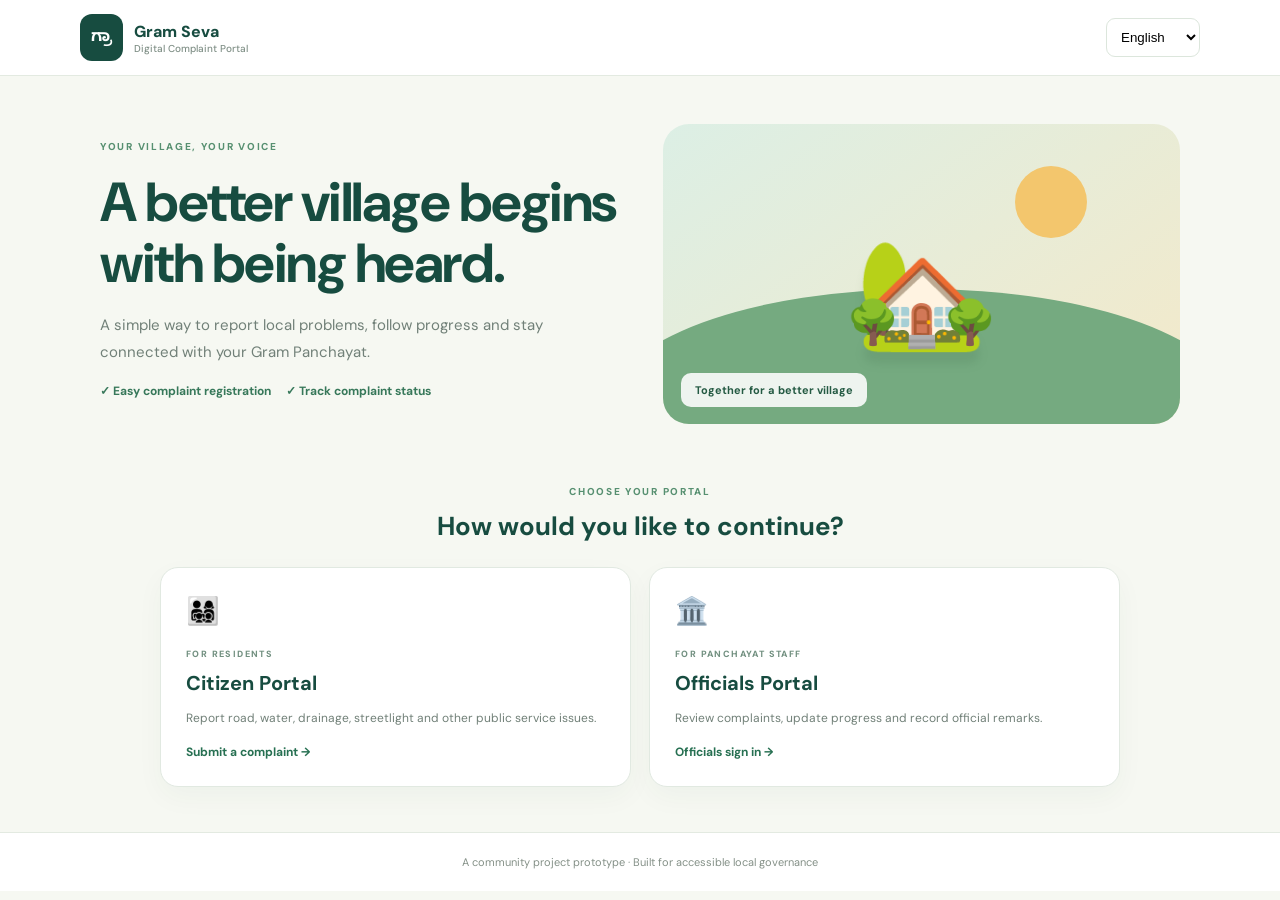
<file: index.html>
<!doctype html>
<html lang="en">

<head>
    <meta charset="utf-8">
    <meta name="viewport" content="width=device-width,initial-scale=1">
    <title>Gram Seva</title>
    <link rel="stylesheet" href="style.css">
</head>

<body>
    <header><a class="brand" href="index.html"><b>ಗ್ರಾ</b><span>Gram Seva<small data-en="Digital Complaint Portal"
                    data-kn="ಡಿಜಿಟಲ್ ದೂರು ಪೋರ್ಟಲ್">Digital Complaint Portal</small></span></a><select class="language">
            <option value="en">English</option>
            <option value="kn">ಕನ್ನಡ</option>
        </select></header>
    <main>
        <section class="hero">
            <div><small data-en="YOUR VILLAGE, YOUR VOICE" data-kn="ನಿಮ್ಮ ಗ್ರಾಮ, ನಿಮ್ಮ ಧ್ವನಿ">YOUR VILLAGE, YOUR
                    VOICE</small>
                <h1 data-en="A better village begins with being heard."
                    data-kn="ನಿಮ್ಮ ಮಾತು ಕೇಳಿದಾಗ ಉತ್ತಮ ಗ್ರಾಮ ಆರಂಭವಾಗುತ್ತದೆ.">A better village begins with being heard.
                </h1>
                <p data-en="A simple way to report local problems, follow progress and stay connected with your Gram Panchayat."
                    data-kn="ಸ್ಥಳೀಯ ಸಮಸ್ಯೆಗಳನ್ನು ತಿಳಿಸಲು, ಪ್ರಗತಿಯನ್ನು ಪರಿಶೀಲಿಸಲು ಮತ್ತು ಗ್ರಾಮ ಪಂಚಾಯಿತಿಯೊಂದಿಗೆ ಸಂಪರ್ಕದಲ್ಲಿರಲು ಸರಳ ವೇದಿಕೆ.">
                    A simple way to report local problems, follow progress and stay connected with your Gram Panchayat.
                </p>
                <p class="checks">✓ <span data-en="Easy complaint registration" data-kn="ಸುಲಭ ದೂರು ನೋಂದಣಿ">Easy
                        complaint registration</span>　 ✓ <span data-en="Track complaint status"
                        data-kn="ದೂರಿನ ಸ್ಥಿತಿ ಪರಿಶೀಲನೆ">Track complaint status</span></p>
            </div>
            <div class="illustration">
                <div class="sun"></div>
                <div class="hill"></div>
                <div class="house">🏡</div>
                <div class="trees">🌳　🌳</div>
                <div class="caption" data-en="Together for a better village" data-kn="ಉತ್ತಮ ಗ್ರಾಮಕ್ಕಾಗಿ ಒಟ್ಟಾಗಿ">
                    Together for a better village</div>
            </div>
        </section>
        <section class="choose"><small data-en="CHOOSE YOUR PORTAL" data-kn="ನಿಮ್ಮ ಪೋರ್ಟಲ್ ಆಯ್ಕೆಮಾಡಿ">CHOOSE YOUR
                PORTAL</small>
            <h2 data-en="How would you like to continue?" data-kn="ನೀವು ಹೇಗೆ ಮುಂದುವರಿಯಲು ಬಯಸುತ್ತೀರಿ?">How would you like
                to continue?</h2>
            <div class="cards"><a href="guidelines.html"><i>👨‍👩‍👧‍👦</i><small data-en="FOR RESIDENTS"
                        data-kn="ನಾಗರಿಕರಿಗಾಗಿ">FOR RESIDENTS</small>
                    <h3 data-en="Citizen Portal" data-kn="ನಾಗರಿಕರ ಪೋರ್ಟಲ್">Citizen Portal</h3>
                    <p data-en="Report road, water, drainage, streetlight and other public service issues."
                        data-kn="ರಸ್ತೆ, ನೀರು, ಚರಂಡಿ, ಬೀದಿ ದೀಪ ಮತ್ತು ಇತರ ಸಾರ್ವಜನಿಕ ಸೇವೆಗಳ ಸಮಸ್ಯೆಗಳನ್ನು ವರದಿ ಮಾಡಿ.">Report
                        road, water, drainage, streetlight and other public service issues.</p><b
                        data-en="Submit a complaint →" data-kn="ದೂರು ಸಲ್ಲಿಸಿ →">Submit a complaint →</b>
                </a><a href="officials-login.html"><i>🏛️</i><small data-en="FOR PANCHAYAT STAFF"
                        data-kn="ಪಂಚಾಯತ್ ಸಿಬ್ಬಂದಿಗಾಗಿ">FOR PANCHAYAT STAFF</small>
                    <h3 data-en="Officials Portal" data-kn="ಅಧಿಕಾರಿಗಳ ಪೋರ್ಟಲ್">Officials Portal</h3>
                    <p data-en="Review complaints, update progress and record official remarks."
                        data-kn="ದೂರುಗಳನ್ನು ಪರಿಶೀಲಿಸಿ, ಪ್ರಗತಿಯನ್ನು ನವೀಕರಿಸಿ ಮತ್ತು ಟಿಪ್ಪಣಿಗಳನ್ನು ದಾಖಲಿಸಿ.">Review
                        complaints, update progress and record official remarks.</p><b data-en="Officials sign in →"
                        data-kn="ಅಧಿಕಾರಿಗಳ ಲಾಗಿನ್ →">Officials sign in →</b>
                </a></div>
        </section>
    </main>
    <footer data-en="A community project prototype · Built for accessible local governance"
        data-kn="ಸಮುದಾಯ ಯೋಜನೆಯ ಮಾದರಿ · ಸುಲಭ ಸ್ಥಳೀಯ ಆಡಳಿತಕ್ಕಾಗಿ">A community project prototype · Built for accessible
        local governance</footer>
    <script src="script.js"></script>
</body>

</html>
</file>
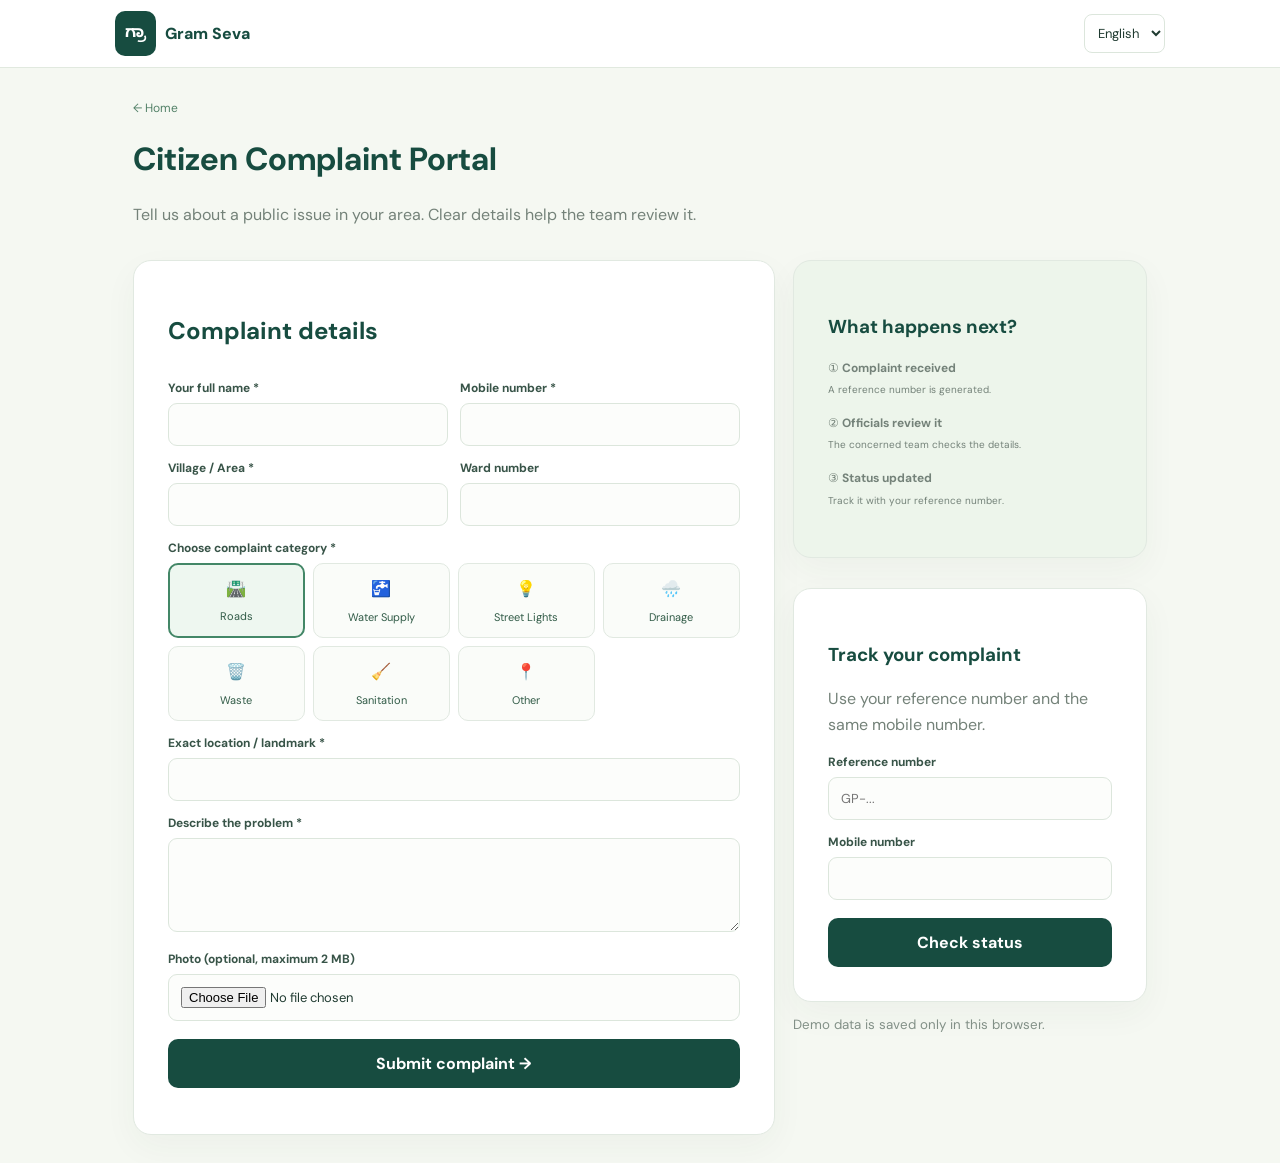
<file: citizen-portal.html>
<!doctype html>
<html lang="en">

<head>
    <meta charset="utf-8">
    <meta name="viewport" content="width=device-width,initial-scale=1">
    <title>Citizen Portal</title>
    <link rel="stylesheet" href="citizen-portal.css">
</head>

<body>
    <header class="bar"><a class="brand" href="index.html"><b>ಗ್ರಾ</b> Gram Seva</a><select class="language">
            <option value="en">English</option>
            <option value="kn">ಕನ್ನಡ</option>
        </select></header>
    <main class="wrap"><a class="back" href="index.html" data-en="← Home" data-kn="← ಮುಖಪುಟ">← Home</a>
        <h1 data-en="Citizen Complaint Portal" data-kn="ನಾಗರಿಕರ ದೂರು ಪೋರ್ಟಲ್">Citizen Complaint Portal</h1>
        <p data-en="Tell us about a public issue in your area. Clear details help the team review it."
            data-kn="ನಿಮ್ಮ ಪ್ರದೇಶದ ಸಾರ್ವಜನಿಕ ಸಮಸ್ಯೆಯ ಬಗ್ಗೆ ತಿಳಿಸಿ. ಸ್ಪಷ್ಟ ವಿವರಗಳು ಪರಿಶೀಲನೆಗೆ ಸಹಾಯ ಮಾಡುತ್ತವೆ.">Tell us
            about a public issue in your area. Clear details help the team review it.</p>
        <div class="columns">
            <section class="panel">
                <h2 data-en="Complaint details" data-kn="ದೂರಿನ ವಿವರಗಳು">Complaint details</h2>
                <form id="complaintForm">
                    <div class="two">
                        <div><label data-en="Your full name *" data-kn="ನಿಮ್ಮ ಪೂರ್ಣ ಹೆಸರು *">Your full name
                                *</label><input id="name" required maxlength="100"></div>
                        <div><label data-en="Mobile number *" data-kn="ಮೊಬೈಲ್ ಸಂಖ್ಯೆ *">Mobile number *</label><input
                                id="phone" required pattern="[6-9][0-9]{9}" maxlength="10" inputmode="numeric"></div>
                    </div>
                    <div class="two">
                        <div><label data-en="Village / Area *" data-kn="ಗ್ರಾಮ / ಪ್ರದೇಶ *">Village / Area *</label><input
                                id="village" required></div>
                        <div><label data-en="Ward number" data-kn="ವಾರ್ಡ್ ಸಂಖ್ಯೆ">Ward number</label><input id="ward">
                        </div>
                    </div><label data-en="Choose complaint category *" data-kn="ದೂರಿನ ವರ್ಗ ಆಯ್ಕೆಮಾಡಿ *">Choose complaint
                        category *</label>
                    <div class="categories"><button type="button" class="cat active" data-cat="Roads">🛣️<span
                                data-en="Roads" data-kn="ರಸ್ತೆಗಳು">Roads</span></button><button type="button"
                            class="cat" data-cat="Water Supply">🚰<span data-en="Water Supply"
                                data-kn="ನೀರಿನ ಸರಬರಾಜು">Water Supply</span></button><button type="button" class="cat"
                            data-cat="Street Lights">💡<span data-en="Street Lights" data-kn="ಬೀದಿ ದೀಪಗಳು">Street
                                Lights</span></button><button type="button" class="cat" data-cat="Drainage">🌧️<span
                                data-en="Drainage" data-kn="ಚರಂಡಿ">Drainage</span></button><button type="button"
                            class="cat" data-cat="Waste Management">🗑️<span data-en="Waste"
                                data-kn="ತ್ಯಾಜ್ಯ">Waste</span></button><button type="button" class="cat"
                            data-cat="Sanitation">🧹<span data-en="Sanitation"
                                data-kn="ಸ್ವಚ್ಛತೆ">Sanitation</span></button><button type="button" class="cat"
                            data-cat="Other">📍<span data-en="Other" data-kn="ಇತರೆ">Other</span></button></div><label
                        data-en="Exact location / landmark *" data-kn="ನಿಖರ ಸ್ಥಳ / ಗುರುತು *">Exact location / landmark
                        *</label><input id="location" required><label data-en="Describe the problem *"
                        data-kn="ಸಮಸ್ಯೆಯನ್ನು ವಿವರಿಸಿ *">Describe the problem *</label><textarea id="description"
                        required rows="4" maxlength="2000"></textarea><label data-en="Photo (optional, maximum 2 MB)"
                        data-kn="ಫೋಟೋ (ಐಚ್ಛಿಕ, ಗರಿಷ್ಠ 2 MB)">Photo (optional, maximum 2 MB)</label><input id="photo"
                        type="file" accept="image/*"><button class="primary" type="submit" data-en="Submit complaint →"
                        data-kn="ದೂರು ಸಲ್ಲಿಸಿ →">Submit complaint →</button>
                    <p id="formMsg" class="msg"></p>
                </form>
            </section>
            <aside>
                <section class="panel pale">
                    <h3 data-en="What happens next?" data-kn="ಮುಂದೆ ಏನಾಗುತ್ತದೆ?">What happens next?</h3>
                    <p>① <b data-en="Complaint received" data-kn="ದೂರು ಸ್ವೀಕರಿಸಲಾಗುತ್ತದೆ">Complaint
                            received</b><br><small data-en="A reference number is generated."
                            data-kn="ಉಲ್ಲೇಖ ಸಂಖ್ಯೆ ರಚಿಸಲಾಗುತ್ತದೆ.">A reference number is generated.</small></p>
                    <p>② <b data-en="Officials review it" data-kn="ಅಧಿಕಾರಿಗಳು ಪರಿಶೀಲಿಸುತ್ತಾರೆ">Officials review
                            it</b><br><small data-en="The concerned team checks the details."
                            data-kn="ಸಂಬಂಧಪಟ್ಟ ತಂಡ ವಿವರಗಳನ್ನು ಪರಿಶೀಲಿಸುತ್ತದೆ.">The concerned team checks the
                            details.</small></p>
                    <p>③ <b data-en="Status updated" data-kn="ಸ್ಥಿತಿ ನವೀಕರಿಸಲಾಗುತ್ತದೆ">Status updated</b><br><small
                            data-en="Track it with your reference number." data-kn="ಉಲ್ಲೇಖ ಸಂಖ್ಯೆಯಿಂದ ಪರಿಶೀಲಿಸಿ.">Track
                            it with your reference number.</small></p>
                </section>
                <section class="panel">
                    <h3 data-en="Track your complaint" data-kn="ನಿಮ್ಮ ದೂರನ್ನು ಪರಿಶೀಲಿಸಿ">Track your complaint</h3>
                    <p data-en="Use your reference number and the same mobile number."
                        data-kn="ಉಲ್ಲೇಖ ಸಂಖ್ಯೆ ಮತ್ತು ಅದೇ ಮೊಬೈಲ್ ಸಂಖ್ಯೆಯನ್ನು ಬಳಸಿ.">Use your reference number and the
                        same mobile number.</p>
                    <form id="trackForm"><label data-en="Reference number" data-kn="ಉಲ್ಲೇಖ ಸಂಖ್ಯೆ">Reference
                            number</label><input id="reference" required placeholder="GP-..."><label
                            data-en="Mobile number" data-kn="ಮೊಬೈಲ್ ಸಂಖ್ಯೆ">Mobile number</label><input id="trackPhone"
                            required maxlength="10"><button class="primary" type="submit" data-en="Check status"
                            data-kn="ಸ್ಥಿತಿ ಪರಿಶೀಲಿಸಿ">Check status</button></form>
                    <div id="trackResult"></div>
                </section><small data-en="Demo data is saved only in this browser."
                    data-kn="ಮಾದರಿ ಮಾಹಿತಿ ಈ ಬ್ರೌಸರ್‌ನಲ್ಲೇ ಉಳಿಯುತ್ತದೆ.">Demo data is saved only in this browser.</small>
            </aside>
        </div>
    </main>
    <script src="citizen-portal.js"></script>
</body>

</html>
</file>
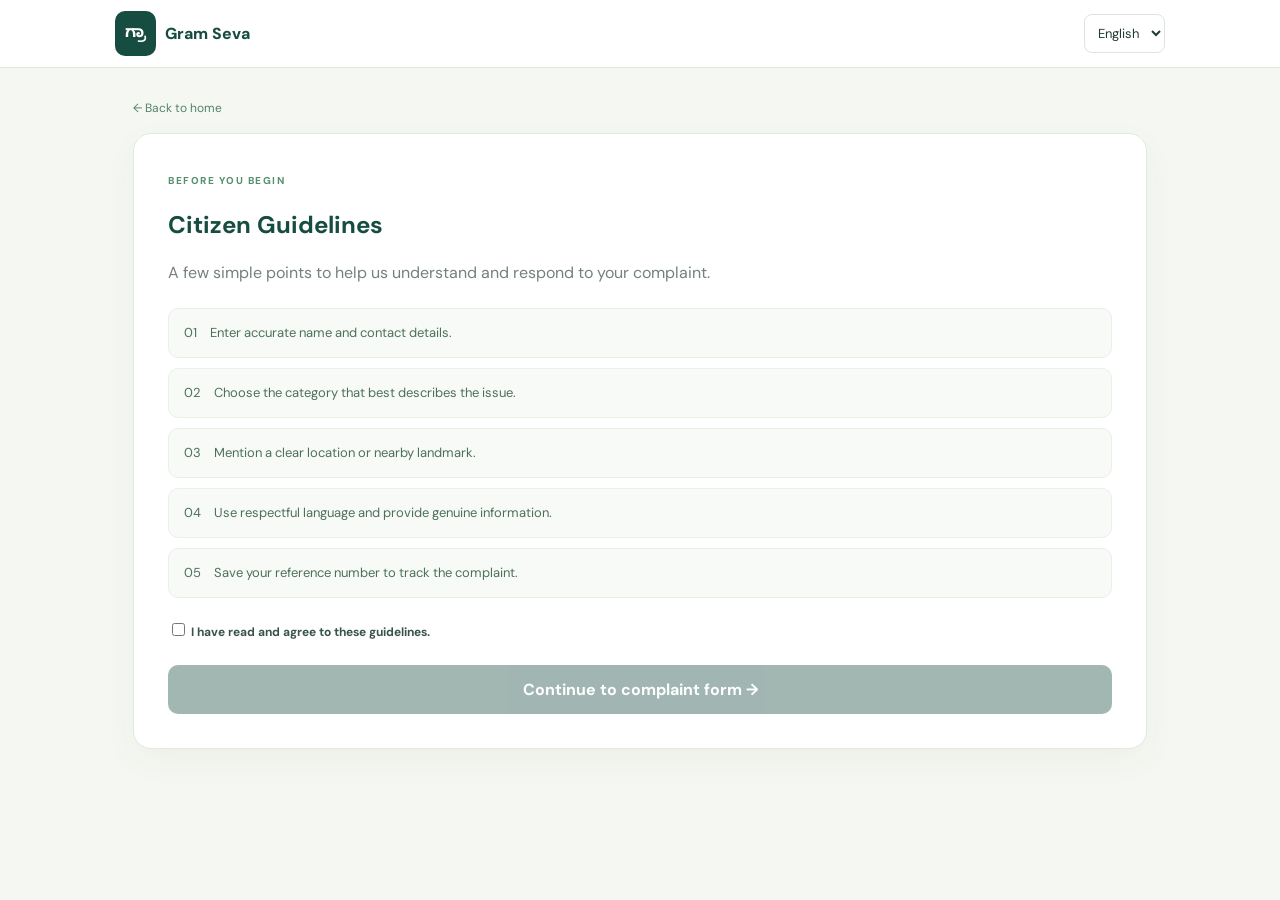
<file: guidelines.html>
<!doctype html>
<html lang="en">

<head>
    <meta charset="utf-8">
    <meta name="viewport" content="width=device-width,initial-scale=1">
    <title>Citizen Guidelines</title>
    <link rel="stylesheet" href="guidelines.css">
</head>

<body>
    <header class="bar"><a class="brand" href="index.html"><b>ಗ್ರಾ</b> Gram Seva</a><select class="language">
            <option value="en">English</option>
            <option value="kn">ಕನ್ನಡ</option>
        </select></header>
    <main class="wrap"><a class="back" href="index.html" data-en="← Back to home" data-kn="← ಮುಖಪುಟಕ್ಕೆ ಹಿಂತಿರುಗಿ">←
            Back to home</a>
        <section class="panel"><span class="eyebrow" data-en="BEFORE YOU BEGIN" data-kn="ಪ್ರಾರಂಭಿಸುವ ಮೊದಲು">BEFORE YOU
                BEGIN</span>
            <h1 data-en="Citizen Guidelines" data-kn="ನಾಗರಿಕರ ಮಾರ್ಗಸೂಚಿಗಳು">Citizen Guidelines</h1>
            <p data-en="A few simple points to help us understand and respond to your complaint."
                data-kn="ನಿಮ್ಮ ದೂರನ್ನು ಅರ್ಥಮಾಡಿಕೊಳ್ಳಲು ಮತ್ತು ಸ್ಪಂದಿಸಲು ಕೆಲವು ಸರಳ ಸೂಚನೆಗಳು.">A few simple points to help
                us understand and respond to your complaint.</p>
            <div class="guides">
                <div>01　<span data-en="Enter accurate name and contact details."
                        data-kn="ಸರಿಯಾದ ಹೆಸರು ಮತ್ತು ಸಂಪರ್ಕ ವಿವರಗಳನ್ನು ನಮೂದಿಸಿ.">Enter accurate name and contact
                        details.</span></div>
                <div>02　<span data-en="Choose the category that best describes the issue."
                        data-kn="ಸಮಸ್ಯೆಗೆ ಸೂಕ್ತವಾದ ವರ್ಗವನ್ನು ಆಯ್ಕೆಮಾಡಿ.">Choose the category that best describes the
                        issue.</span></div>
                <div>03　<span data-en="Mention a clear location or nearby landmark."
                        data-kn="ಸ್ಪಷ್ಟ ಸ್ಥಳ ಅಥವಾ ಹತ್ತಿರದ ಗುರುತನ್ನು ನಮೂದಿಸಿ.">Mention a clear location or nearby
                        landmark.</span></div>
                <div>04　<span data-en="Use respectful language and provide genuine information."
                        data-kn="ಗೌರವಯುತ ಭಾಷೆ ಬಳಸಿ ಮತ್ತು ನಿಜವಾದ ಮಾಹಿತಿಯನ್ನು ನೀಡಿ.">Use respectful language and provide
                        genuine information.</span></div>
                <div>05　<span data-en="Save your reference number to track the complaint."
                        data-kn="ದೂರನ್ನು ಪರಿಶೀಲಿಸಲು ಉಲ್ಲೇಖ ಸಂಖ್ಯೆಯನ್ನು ಉಳಿಸಿಕೊಳ್ಳಿ.">Save your reference number to track
                        the complaint.</span></div>
            </div><label><input type="checkbox" id="agree" style="width:auto"> <span
                    data-en="I have read and agree to these guidelines."
                    data-kn="ನಾನು ಈ ಮಾರ್ಗಸೂಚಿಗಳನ್ನು ಓದಿ ಒಪ್ಪುತ್ತೇನೆ.">I have read and agree to these
                    guidelines.</span></label><button class="primary" id="continue" disabled
                data-en="Continue to complaint form →" data-kn="ದೂರು ನಮೂನೆಗೆ ಮುಂದುವರಿಯಿರಿ →">Continue to complaint form
                →</button>
        </section>
    </main>
    <script src="guidelines.js"></script>
</body>

</html>
</file>
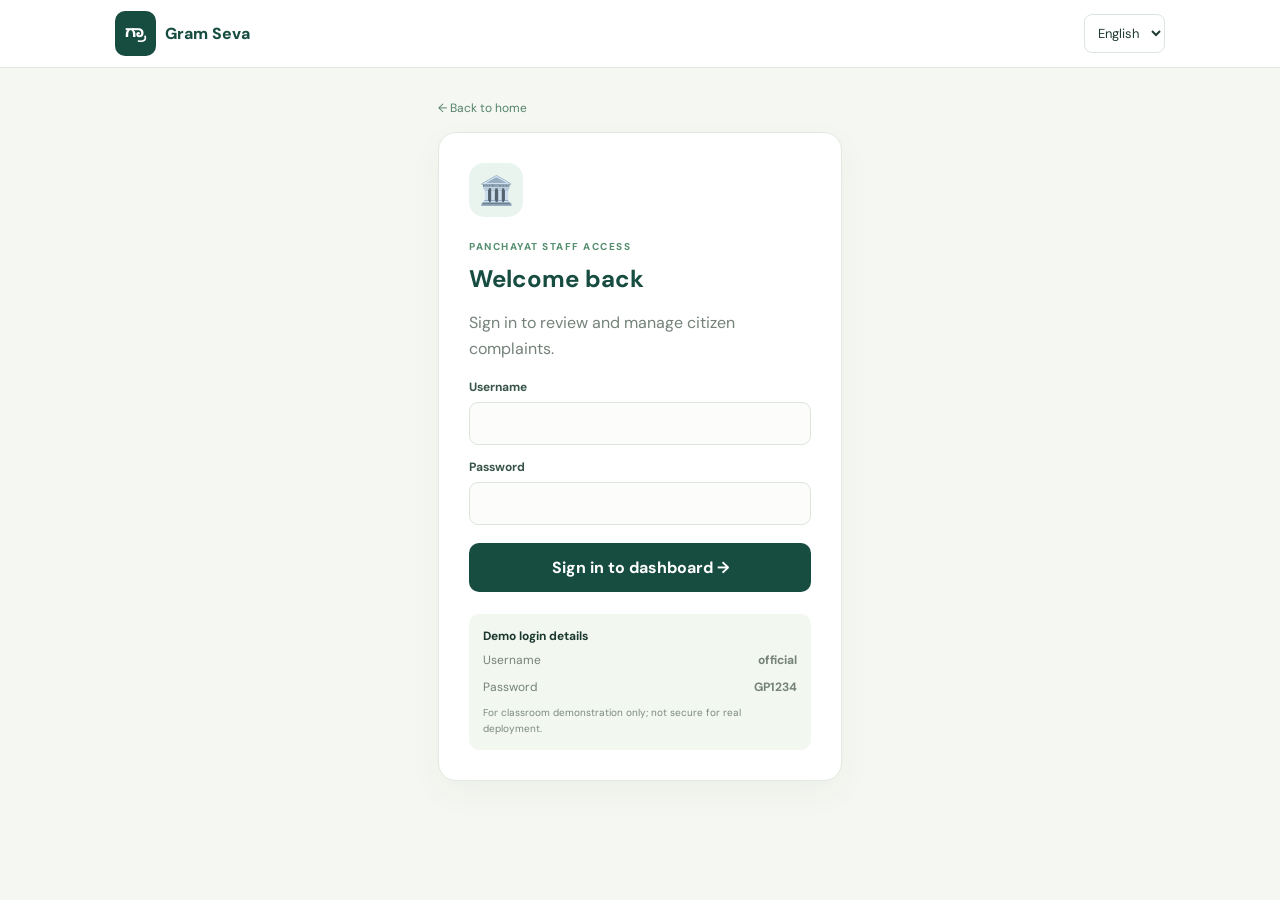
<file: officials-dashboard.html>
<!doctype html>
<html lang="en">

<head>
    <meta charset="utf-8">
    <meta name="viewport" content="width=device-width,initial-scale=1">
    <title>Officials Dashboard</title>
    <link rel="stylesheet" href="officials-dashboard.css">
</head>

<body>
    <header class="bar"><a class="brand" href="index.html"><b>ಗ್ರಾ</b> Gram Seva</a>
        <div><select class="language">
                <option value="en">English</option>
                <option value="kn">ಕನ್ನಡ</option>
            </select> <button id="logout" class="out" data-en="Sign out" data-kn="ಲಾಗ್ ಔಟ್">Sign out</button></div>
    </header>
    <main class="wrap">
        <div class="welcome">
            <div><small class="eyebrow" data-en="OFFICIAL WORKSPACE" data-kn="ಅಧಿಕೃತ ಕಾರ್ಯಸ್ಥಳ">OFFICIAL
                    WORKSPACE</small>
                <h1 data-en="Complaint dashboard" data-kn="ದೂರುಗಳ ಡ್ಯಾಶ್‌ಬೋರ್ಡ್">Complaint dashboard</h1>
                <p data-en="Review incoming concerns and keep residents informed."
                    data-kn="ಸ್ವೀಕರಿಸಿದ ಸಮಸ್ಯೆಗಳನ್ನು ಪರಿಶೀಲಿಸಿ ಮತ್ತು ನಿವಾಸಿಗಳಿಗೆ ಮಾಹಿತಿ ನೀಡಿ.">Review incoming concerns
                    and keep residents informed.</p>
            </div><button id="refresh" class="refresh">↻ <span data-en="Refresh"
                    data-kn="ರಿಫ್ರೆಶ್">Refresh</span></button>
        </div>
        <div class="stats">
            <article>📥 <small data-en="Total complaints" data-kn="ಒಟ್ಟು ದೂರುಗಳು">Total complaints</small><b
                    id="total">0</b></article>
            <article>🟡 <small data-en="Submitted" data-kn="ಸಲ್ಲಿಸಲಾಗಿದೆ">Submitted</small><b id="submitted">0</b>
            </article>
            <article>🔄 <small data-en="In progress" data-kn="ಪ್ರಗತಿಯಲ್ಲಿದೆ">In progress</small><b id="progress">0</b>
            </article>
            <article>✅ <small data-en="Resolved" data-kn="ಪರಿಹರಿಸಲಾಗಿದೆ">Resolved</small><b id="resolved">0</b>
            </article>
        </div>
        <section class="panel">
            <div class="list-head">
                <div>
                    <h2 data-en="Recent complaints" data-kn="ಇತ್ತೀಚಿನ ದೂರುಗಳು">Recent complaints</h2>
                    <p data-en="Select a complaint to view and update it."
                        data-kn="ದೂರನ್ನು ನೋಡಲು ಮತ್ತು ನವೀಕರಿಸಲು ಆಯ್ಕೆಮಾಡಿ.">Select a complaint to view and update it.</p>
                </div><select id="filter">
                    <option value="All" data-en="All statuses" data-kn="ಎಲ್ಲಾ ಸ್ಥಿತಿಗಳು">All statuses</option>
                    <option value="Submitted" data-en="Submitted" data-kn="ಸಲ್ಲಿಸಲಾಗಿದೆ">Submitted</option>
                    <option value="In Progress" data-en="In progress" data-kn="ಪ್ರಗತಿಯಲ್ಲಿದೆ">In progress</option>
                    <option value="Resolved" data-en="Resolved" data-kn="ಪರಿಹರಿಸಲಾಗಿದೆ">Resolved</option>
                    <option value="Rejected" data-en="Rejected" data-kn="ತಿರಸ್ಕರಿಸಲಾಗಿದೆ">Rejected</option>
                </select>
            </div>
            <p id="notice" class="msg"></p>
            <div id="list"></div>
        </section>
        <section class="panel" id="detail" hidden>
            <div class="list-head">
                <h2 data-en="Complaint details" data-kn="ದೂರಿನ ವಿವರಗಳು">Complaint details</h2><button id="close"
                    class="out">✕</button>
            </div>
            <div id="details" class="details"></div>
            <form id="update"><label data-en="Update status" data-kn="ಸ್ಥಿತಿಯನ್ನು ನವೀಕರಿಸಿ">Update status</label><select
                    id="newStatus">
                    <option value="Submitted" data-en="Submitted" data-kn="ಸಲ್ಲಿಸಲಾಗಿದೆ">Submitted</option>
                    <option value="In Progress" data-en="In progress" data-kn="ಪ್ರಗತಿಯಲ್ಲಿದೆ">In progress</option>
                    <option value="Resolved" data-en="Resolved" data-kn="ಪರಿಹರಿಸಲಾಗಿದೆ">Resolved</option>
                    <option value="Rejected" data-en="Rejected" data-kn="ತಿರಸ್ಕರಿಸಲಾಗಿದೆ">Rejected</option>
                </select><label data-en="Official remarks" data-kn="ಅಧಿಕಾರಿಗಳ ಟಿಪ್ಪಣಿ">Official remarks</label><textarea
                    id="remarks" rows="3"></textarea><button class="primary" type="submit" data-en="Save changes"
                    data-kn="ಬದಲಾವಣೆಗಳನ್ನು ಉಳಿಸಿ">Save changes</button>
                <p id="updateMsg" class="msg"></p>
            </form>
        </section>
    </main>
    <script src="officials-dashboard.js"></script>
</body>

</html>
</file>
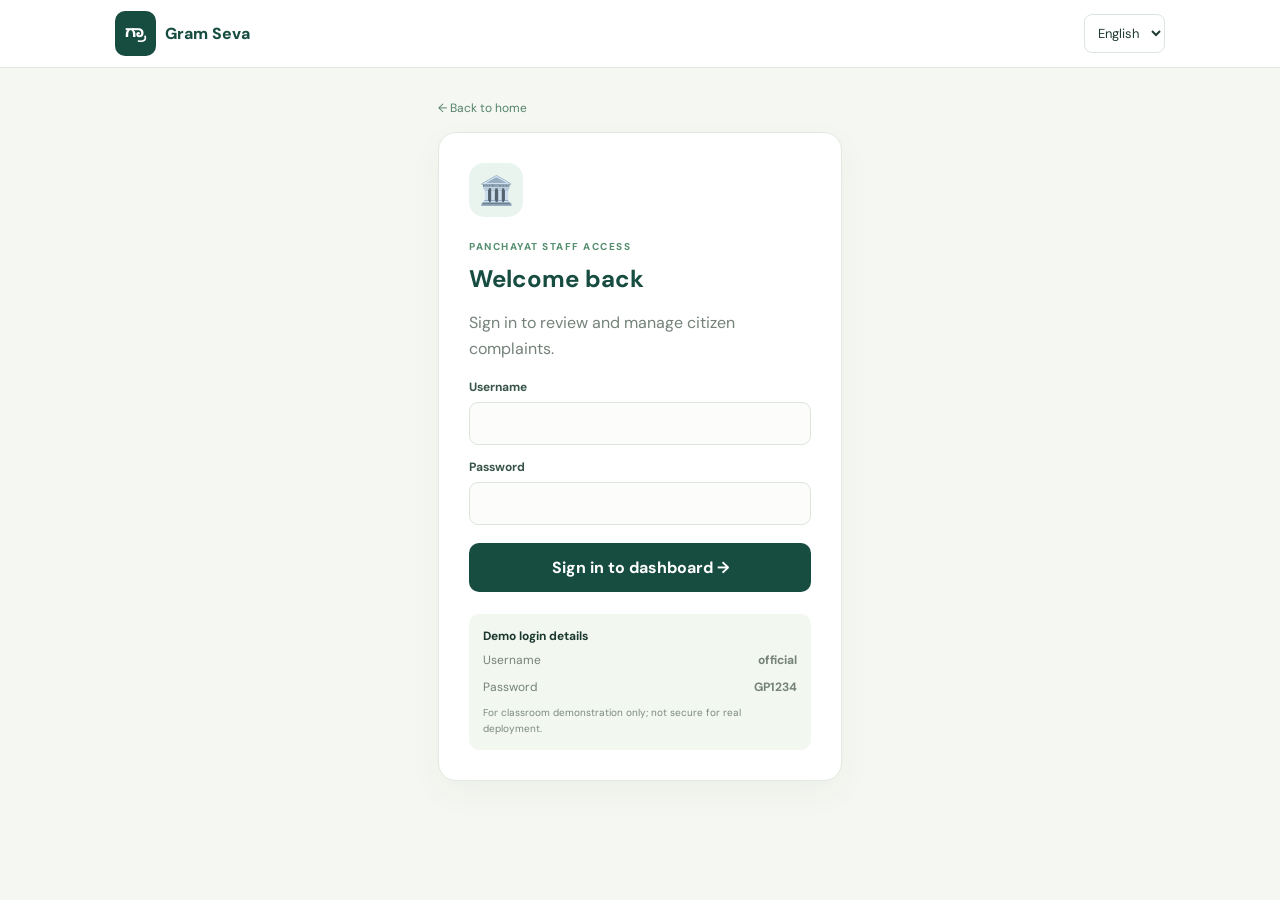
<file: officials-login.html>
<!doctype html>
<html lang="en">

<head>
    <meta charset="utf-8">
    <meta name="viewport" content="width=device-width,initial-scale=1">
    <title>Officials Login</title>
    <link rel="stylesheet" href="officials-login.css">
</head>

<body>
    <header class="bar"><a class="brand" href="index.html"><b>ಗ್ರಾ</b> Gram Seva</a><select class="language">
            <option value="en">English</option>
            <option value="kn">ಕನ್ನಡ</option>
        </select></header>
    <main class="wrap login"><a class="back" href="index.html" data-en="← Back to home"
            data-kn="← ಮುಖಪುಟಕ್ಕೆ ಹಿಂತಿರುಗಿ">← Back to home</a>
        <section class="panel">
            <div class="symbol">🏛️</div><small class="eyebrow" data-en="PANCHAYAT STAFF ACCESS"
                data-kn="ಪಂಚಾಯತ್ ಸಿಬ್ಬಂದಿ ಪ್ರವೇಶ">PANCHAYAT STAFF ACCESS</small>
            <h1 data-en="Welcome back" data-kn="ಮತ್ತೆ ಸ್ವಾಗತ">Welcome back</h1>
            <p data-en="Sign in to review and manage citizen complaints."
                data-kn="ನಾಗರಿಕರ ದೂರುಗಳನ್ನು ಪರಿಶೀಲಿಸಲು ಮತ್ತು ನಿರ್ವಹಿಸಲು ಲಾಗಿನ್ ಮಾಡಿ.">Sign in to review and manage
                citizen complaints.</p>
            <form id="loginForm"><label data-en="Username" data-kn="ಬಳಕೆದಾರ ಹೆಸರು">Username</label><input id="username"
                    required><label data-en="Password" data-kn="ಪಾಸ್‌ವರ್ಡ್">Password</label><input id="password"
                    type="password" required><button class="primary" type="submit" data-en="Sign in to dashboard →"
                    data-kn="ಡ್ಯಾಶ್‌ಬೋರ್ಡ್‌ಗೆ ಲಾಗಿನ್ ಮಾಡಿ →">Sign in to dashboard →</button>
                <p id="loginMsg" class="msg"></p>
            </form>
            <div class="demo"><b data-en="Demo login details" data-kn="ಡೆಮೋ ಲಾಗಿನ್ ವಿವರಗಳು">Demo login details</b>
                <p>Username <strong>official</strong></p>
                <p>Password <strong>GP1234</strong></p><small
                    data-en="For classroom demonstration only; not secure for real deployment."
                    data-kn="ತರಗತಿ ಪ್ರದರ್ಶನಕ್ಕಾಗಿ ಮಾತ್ರ; ನೈಜ ಬಳಕೆಗೆ ಸುರಕ್ಷಿತವಲ್ಲ.">For classroom demonstration only; not
                    secure for real deployment.</small>
            </div>
        </section>
    </main>
    <script src="officials-login.js"></script>
</body>

</html>
</file>
<file: style.css>
@import url('https://fonts.googleapis.com/css2?family=DM+Sans:wght@400;500;600;700;800&family=Noto+Sans+Kannada:wght@400;500;600;700&display=swap');

* {
    box-sizing: border-box
}

body {
    margin: 0;
    background: #f6f8f2;
    color: #1b382f;
    font-family: "DM Sans", "Noto Sans Kannada", sans-serif
}

body.kn {
    font-family: "Noto Sans Kannada", sans-serif
}

header {
    height: 76px;
    background: #fff;
    border-bottom: 1px solid #e3eae1;
    padding: 0 max(5%, calc((100% - 1120px)/2));
    display: flex;
    align-items: center;
    justify-content: space-between
}

.brand {
    display: flex;
    gap: 11px;
    align-items: center;
    text-decoration: none;
    color: #174c40;
    font-weight: 800
}

.brand>b {
    background: #174c40;
    color: white;
    border-radius: 12px;
    padding: 11px
}

.brand small {
    display: block;
    font-size: 10px;
    color: #809087;
    font-weight: 500
}

.language {
    padding: 10px;
    border: 1px solid #dce6dc;
    border-radius: 9px;
    background: #fff
}

.hero {
    max-width: 1120px;
    margin: 48px auto 55px;
    padding: 0 20px;
    display: grid;
    grid-template-columns: 1fr 1fr;
    gap: 45px;
    align-items: center
}

.hero small,
.choose>small {
    font-size: 10px;
    letter-spacing: 1.7px;
    font-weight: 800;
    color: #579071
}

.hero h1 {
    font-size: clamp(36px, 4.6vw, 55px);
    line-height: 1.12;
    letter-spacing: -1.5px;
    color: #174c40;
    margin: 17px 0
}

.hero p {
    font-size: 15px;
    line-height: 1.8;
    color: #718078
}

.checks {
    color: #37785a !important;
    font-size: 12px !important;
    font-weight: 700
}

.illustration {
    height: 300px;
    border-radius: 26px;
    position: relative;
    overflow: hidden;
    background: linear-gradient(145deg, #dcefe5, #f4e9c9);
    display: grid;
    place-items: center
}

.sun {
    position: absolute;
    right: 18%;
    top: 14%;
    width: 72px;
    height: 72px;
    background: #f3c66d;
    border-radius: 50%
}

.hill {
    position: absolute;
    bottom: -95px;
    left: -10%;
    width: 120%;
    height: 230px;
    border-radius: 50%;
    background: #75aa80
}

.house {
    z-index: 2;
    font-size: 105px;
    filter: drop-shadow(0 12px 4px #315a3420);
    margin-top: 40px
}

.trees {
    position: absolute;
    bottom: 72px;
    font-size: 43px;
    z-index: 3
}

.caption {
    position: absolute;
    bottom: 17px;
    left: 18px;
    background: #ffffffdf;
    padding: 10px 14px;
    border-radius: 10px;
    font-size: 11px;
    font-weight: 700;
    color: #245a43
}

.choose {
    max-width: 1000px;
    margin: auto;
    padding: 0 20px 45px;
    text-align: center
}

.choose h2 {
    font-size: 26px;
    color: #174c40;
    margin: 9px 0 24px
}

.cards {
    display: grid;
    grid-template-columns: 1fr 1fr;
    gap: 18px;
    text-align: left
}

.cards a {
    background: #fff;
    border: 1px solid #e1e9e1;
    border-radius: 18px;
    padding: 25px;
    text-decoration: none;
    color: #1b382f;
    box-shadow: 0 10px 28px #1d49350a;
    transition: .2s
}

.cards a:hover {
    transform: translateY(-4px);
    border-color: #9dbda7
}

.cards i {
    display: block;
    font-style: normal;
    font-size: 27px;
    margin-bottom: 13px
}

.cards small {
    font-size: 9px;
    letter-spacing: 1.4px;
    color: #729080;
    font-weight: 800
}

.cards h3 {
    margin: 8px 0;
    color: #174c40;
    font-size: 20px
}

.cards p {
    font-size: 12px;
    line-height: 1.7;
    color: #718078
}

.cards a>b {
    font-size: 12px;
    color: #277052
}

footer {
    text-align: center;
    background: white;
    border-top: 1px solid #e3eae1;
    padding: 22px;
    color: #849087;
    font-size: 11px
}

@media(max-width:720px) {
    .hero {
        grid-template-columns: 1fr;
        margin: 25px auto 38px;
        gap: 22px
    }

    .illustration {
        height: 230px;
        order: -1
    }

    .hero h1 {
        font-size: 39px
    }

    .cards {
        grid-template-columns: 1fr
    }

    header {
        padding: 0 16px
    }
}
</file>
<file: citizen-portal.css>
@import url('https://fonts.googleapis.com/css2?family=DM+Sans:wght@400;500;600;700;800&family=Noto+Sans+Kannada:wght@400;500;600;700&display=swap');

* {
    box-sizing: border-box
}

body {
    margin: 0;
    background: #f5f8f2;
    color: #1b382f;
    font-family: "DM Sans", "Noto Sans Kannada", sans-serif
}

body.kn {
    font-family: "Noto Sans Kannada", sans-serif
}

.bar {
    height: 68px;
    background: #fff;
    border-bottom: 1px solid #e1e9df;
    padding: 0 max(4%, calc((100% - 1050px)/2));
    display: flex;
    justify-content: space-between;
    align-items: center
}

.brand {
    color: #174c40;
    text-decoration: none;
    font-weight: 800;
    display: flex;
    gap: 9px;
    align-items: center
}

.brand b {
    background: #174c40;
    color: white;
    padding: 10px;
    border-radius: 10px
}

.language {
    padding: 9px;
    border: 1px solid #dce6dc;
    border-radius: 8px;
    background: white
}

.wrap {
    max-width: 1050px;
    margin: 28px auto;
    padding: 0 18px
}

.back {
    font-size: 12px;
    color: #548269;
    text-decoration: none
}

.panel {
    background: white;
    border: 1px solid #e1e9e1;
    border-radius: 18px;
    padding: clamp(20px, 4vw, 34px);
    box-shadow: 0 12px 34px #234a360b;
    margin-top: 16px
}

.eyebrow {
    font-size: 10px;
    letter-spacing: 1.5px;
    font-weight: 800;
    color: #579071
}

h1,
h2,
h3 {
    color: #174c40
}

p {
    line-height: 1.65;
    color: #748279
}

label {
    display: block;
    font-size: 12px;
    font-weight: 700;
    margin: 14px 0 7px;
    color: #385448
}

input,
textarea,
select {
    width: 100%;
    padding: 12px;
    border: 1px solid #dce6dc;
    border-radius: 9px;
    background: #fcfdfb;
    font: inherit;
    font-size: 13px;
    color: #203b31
}

button {
    cursor: pointer;
    font: inherit
}

.primary {
    width: 100%;
    margin-top: 18px;
    padding: 14px;
    border: 0;
    border-radius: 10px;
    background: #174c40;
    color: white;
    font-weight: 700
}

.msg {
    font-size: 12px;
    color: #b34b35
}

.success {
    color: #28724c
}

.language {
    width: auto
}

.columns {
    display: grid;
    grid-template-columns: 1.45fr .8fr;
    gap: 18px;
    align-items: start
}

.two {
    display: grid;
    grid-template-columns: 1fr 1fr;
    gap: 12px
}

.categories {
    display: grid;
    grid-template-columns: repeat(4, 1fr);
    gap: 8px
}

.cat {
    border: 1px solid #e1e9e1;
    border-radius: 10px;
    background: #fafcf9;
    min-height: 75px;
    display: grid;
    place-items: center;
    padding: 8px;
    color: #315b47
}

.cat span {
    font-size: 11px
}

.cat.active {
    border: 2px solid #438767;
    background: #eef7f0
}

.pale {
    background: #edf5eb
}

.pale p {
    font-size: 12px;
    line-height: 1.8
}

.pale small {
    color: #748279
}

.columns aside {
    display: grid;
    gap: 14px
}

.msg {
    overflow-wrap: anywhere
}

.result {
    background: #f3f8f1;
    border: 1px solid #dfebdc;
    border-radius: 10px;
    padding: 12px;
    font-size: 12px;
    line-height: 1.7;
    margin-top: 10px
}

.columns aside>small {
    color: #829087
}

@media(max-width:800px) {
    .columns {
        grid-template-columns: 1fr
    }
}

@media(max-width:540px) {
    .two {
        grid-template-columns: 1fr
    }

    .categories {
        grid-template-columns: repeat(3, 1fr)
    }
}
</file>
<file: guidelines.css>
@import url('https://fonts.googleapis.com/css2?family=DM+Sans:wght@400;500;600;700;800&family=Noto+Sans+Kannada:wght@400;500;600;700&display=swap');

* {
    box-sizing: border-box
}

body {
    margin: 0;
    background: #f5f8f2;
    color: #1b382f;
    font-family: "DM Sans", "Noto Sans Kannada", sans-serif
}

body.kn {
    font-family: "Noto Sans Kannada", sans-serif
}

.bar {
    height: 68px;
    background: #fff;
    border-bottom: 1px solid #e1e9df;
    padding: 0 max(4%, calc((100% - 1050px)/2));
    display: flex;
    justify-content: space-between;
    align-items: center
}

.brand {
    color: #174c40;
    text-decoration: none;
    font-weight: 800;
    display: flex;
    gap: 9px;
    align-items: center
}

.brand b {
    background: #174c40;
    color: white;
    padding: 10px;
    border-radius: 10px
}

.language {
    padding: 9px;
    border: 1px solid #dce6dc;
    border-radius: 8px;
    background: white
}

.wrap {
    max-width: 1050px;
    margin: 28px auto;
    padding: 0 18px
}

.back {
    font-size: 12px;
    color: #548269;
    text-decoration: none
}

.panel {
    background: white;
    border: 1px solid #e1e9e1;
    border-radius: 18px;
    padding: clamp(20px, 4vw, 34px);
    box-shadow: 0 12px 34px #234a360b;
    margin-top: 16px
}

.eyebrow {
    font-size: 10px;
    letter-spacing: 1.5px;
    font-weight: 800;
    color: #579071
}

h1,
h2,
h3 {
    color: #174c40
}

p {
    line-height: 1.65;
    color: #748279
}

label {
    display: block;
    font-size: 12px;
    font-weight: 700;
    margin: 14px 0 7px;
    color: #385448
}

input,
textarea,
select {
    width: 100%;
    padding: 12px;
    border: 1px solid #dce6dc;
    border-radius: 9px;
    background: #fcfdfb;
    font: inherit;
    font-size: 13px;
    color: #203b31
}

button {
    cursor: pointer;
    font: inherit
}

.primary {
    width: 100%;
    margin-top: 18px;
    padding: 14px;
    border: 0;
    border-radius: 10px;
    background: #174c40;
    color: white;
    font-weight: 700
}

.msg {
    font-size: 12px;
    color: #b34b35
}

.success {
    color: #28724c
}

.language {
    width: auto
}

.guides {
    display: grid;
    gap: 10px;
    margin: 22px 0
}

.guides div {
    padding: 15px;
    background: #f7faf6;
    border: 1px solid #eaf0e8;
    border-radius: 10px;
    font-size: 13px;
    color: #4d705b
}

label input {
    accent-color: #216b57
}

button:disabled {
    opacity: .4;
    cursor: not-allowed
}
</file>
<file: officials-dashboard.css>
@import url('https://fonts.googleapis.com/css2?family=DM+Sans:wght@400;500;600;700;800&family=Noto+Sans+Kannada:wght@400;500;600;700&display=swap');

* {
    box-sizing: border-box
}

body {
    margin: 0;
    background: #f5f8f2;
    color: #1b382f;
    font-family: "DM Sans", "Noto Sans Kannada", sans-serif
}

body.kn {
    font-family: "Noto Sans Kannada", sans-serif
}

.bar {
    height: 68px;
    background: #fff;
    border-bottom: 1px solid #e1e9df;
    padding: 0 max(4%, calc((100% - 1050px)/2));
    display: flex;
    justify-content: space-between;
    align-items: center
}

.brand {
    color: #174c40;
    text-decoration: none;
    font-weight: 800;
    display: flex;
    gap: 9px;
    align-items: center
}

.brand b {
    background: #174c40;
    color: white;
    padding: 10px;
    border-radius: 10px
}

.language {
    padding: 9px;
    border: 1px solid #dce6dc;
    border-radius: 8px;
    background: white
}

.wrap {
    max-width: 1050px;
    margin: 28px auto;
    padding: 0 18px
}

.back {
    font-size: 12px;
    color: #548269;
    text-decoration: none
}

.panel {
    background: white;
    border: 1px solid #e1e9e1;
    border-radius: 18px;
    padding: clamp(20px, 4vw, 34px);
    box-shadow: 0 12px 34px #234a360b;
    margin-top: 16px
}

.eyebrow {
    font-size: 10px;
    letter-spacing: 1.5px;
    font-weight: 800;
    color: #579071
}

h1,
h2,
h3 {
    color: #174c40
}

p {
    line-height: 1.65;
    color: #748279
}

label {
    display: block;
    font-size: 12px;
    font-weight: 700;
    margin: 14px 0 7px;
    color: #385448
}

input,
textarea,
select {
    width: 100%;
    padding: 12px;
    border: 1px solid #dce6dc;
    border-radius: 9px;
    background: #fcfdfb;
    font: inherit;
    font-size: 13px;
    color: #203b31
}

button {
    cursor: pointer;
    font: inherit
}

.primary {
    width: 100%;
    margin-top: 18px;
    padding: 14px;
    border: 0;
    border-radius: 10px;
    background: #174c40;
    color: white;
    font-weight: 700
}

.msg {
    font-size: 12px;
    color: #b34b35
}

.success {
    color: #28724c
}

.language {
    width: auto
}

.welcome {
    display: flex;
    justify-content: space-between;
    align-items: end;
    margin: 20px 0
}

.welcome h1 {
    margin: 8px 0;
    font-size: 30px
}

.welcome p,
.list-head p {
    font-size: 12px;
    margin: 0
}

.refresh,
.out {
    padding: 10px 13px;
    border: 1px solid #dce6dc;
    border-radius: 8px;
    background: white;
    color: #315b47
}

.stats {
    display: grid;
    grid-template-columns: repeat(4, 1fr);
    gap: 12px
}

.stats article {
    background: white;
    border: 1px solid #e1e9e1;
    border-radius: 13px;
    padding: 16px;
    display: grid;
    grid-template-columns: 30px 1fr;
    align-items: center
}

.stats small {
    font-size: 11px;
    color: #78877e
}

.stats b {
    grid-column: 2;
    font-size: 25px;
    color: #174c40
}

.panel {
    margin-top: 17px
}

.list-head {
    display: flex;
    justify-content: space-between;
    align-items: center;
    gap: 10px
}

.list-head h2 {
    font-size: 18px;
    margin: 0
}

.list-head p {
    margin-top: 5px
}

.list-head select {
    width: auto
}

.item {
    padding: 15px 0;
    border-top: 1px solid #edf1eb;
    display: flex;
    justify-content: space-between;
    gap: 12px;
    align-items: center
}

.item h3 {
    font-size: 13px;
    margin: 5px 0
}

.item p {
    font-size: 11px;
    margin: 4px 0
}

.chip {
    font-size: 10px;
    background: #edf5e9;
    color: #477653;
    border-radius: 15px;
    padding: 4px 8px
}

.view {
    background: #f3f8f1;
    border: 1px solid #d5e4d5;
    color: #286547;
    border-radius: 8px;
    padding: 9px 12px
}

.details {
    background: #f7faf6;
    border-radius: 10px;
    padding: 13px;
    margin: 14px 0;
    font-size: 12px;
    line-height: 1.6
}

.details p {
    margin: 6px 0;
    overflow-wrap: anywhere
}

.details img {
    max-width: 190px;
    border-radius: 8px
}

#detail select,
#detail textarea {
    width: 100%
}

.msg {
    font-size: 12px;
    overflow-wrap: anywhere
}

@media(max-width:720px) {
    .stats {
        grid-template-columns: repeat(2, 1fr)
    }

    .welcome {
        align-items: start
    }

    .list-head {
        align-items: flex-start;
        flex-direction: column
    }

    .item {
        align-items: flex-start;
        flex-direction: column
    }

    .welcome h1 {
        font-size: 25px
    }
}
</file>
<file: officials-login.css>
@import url('https://fonts.googleapis.com/css2?family=DM+Sans:wght@400;500;600;700;800&family=Noto+Sans+Kannada:wght@400;500;600;700&display=swap');

* {
    box-sizing: border-box
}

body {
    margin: 0;
    background: #f5f8f2;
    color: #1b382f;
    font-family: "DM Sans", "Noto Sans Kannada", sans-serif
}

body.kn {
    font-family: "Noto Sans Kannada", sans-serif
}

.bar {
    height: 68px;
    background: #fff;
    border-bottom: 1px solid #e1e9df;
    padding: 0 max(4%, calc((100% - 1050px)/2));
    display: flex;
    justify-content: space-between;
    align-items: center
}

.brand {
    color: #174c40;
    text-decoration: none;
    font-weight: 800;
    display: flex;
    gap: 9px;
    align-items: center
}

.brand b {
    background: #174c40;
    color: white;
    padding: 10px;
    border-radius: 10px
}

.language {
    padding: 9px;
    border: 1px solid #dce6dc;
    border-radius: 8px;
    background: white
}

.wrap {
    max-width: 1050px;
    margin: 28px auto;
    padding: 0 18px
}

.back {
    font-size: 12px;
    color: #548269;
    text-decoration: none
}

.panel {
    background: white;
    border: 1px solid #e1e9e1;
    border-radius: 18px;
    padding: clamp(20px, 4vw, 34px);
    box-shadow: 0 12px 34px #234a360b;
    margin-top: 16px
}

.eyebrow {
    font-size: 10px;
    letter-spacing: 1.5px;
    font-weight: 800;
    color: #579071
}

h1,
h2,
h3 {
    color: #174c40
}

p {
    line-height: 1.65;
    color: #748279
}

label {
    display: block;
    font-size: 12px;
    font-weight: 700;
    margin: 14px 0 7px;
    color: #385448
}

input,
textarea,
select {
    width: 100%;
    padding: 12px;
    border: 1px solid #dce6dc;
    border-radius: 9px;
    background: #fcfdfb;
    font: inherit;
    font-size: 13px;
    color: #203b31
}

button {
    cursor: pointer;
    font: inherit
}

.primary {
    width: 100%;
    margin-top: 18px;
    padding: 14px;
    border: 0;
    border-radius: 10px;
    background: #174c40;
    color: white;
    font-weight: 700
}

.msg {
    font-size: 12px;
    color: #b34b35
}

.success {
    color: #28724c
}

.language {
    width: auto
}

.login {
    max-width: 440px
}

.login .panel {
    margin-top: 15px;
    padding: 30px
}

.symbol {
    font-size: 28px;
    background: #eaf4ee;
    width: 54px;
    height: 54px;
    display: grid;
    place-items: center;
    border-radius: 15px;
    margin-bottom: 17px
}

.login h1 {
    margin: 8px 0
}

.demo {
    background: #f2f7f0;
    padding: 14px;
    border-radius: 10px;
    margin-top: 22px;
    font-size: 12px
}

.demo p {
    display: flex;
    justify-content: space-between;
    margin: 7px 0
}

.demo small {
    color: #7b8980;
    line-height: 1.5
}
</file>
